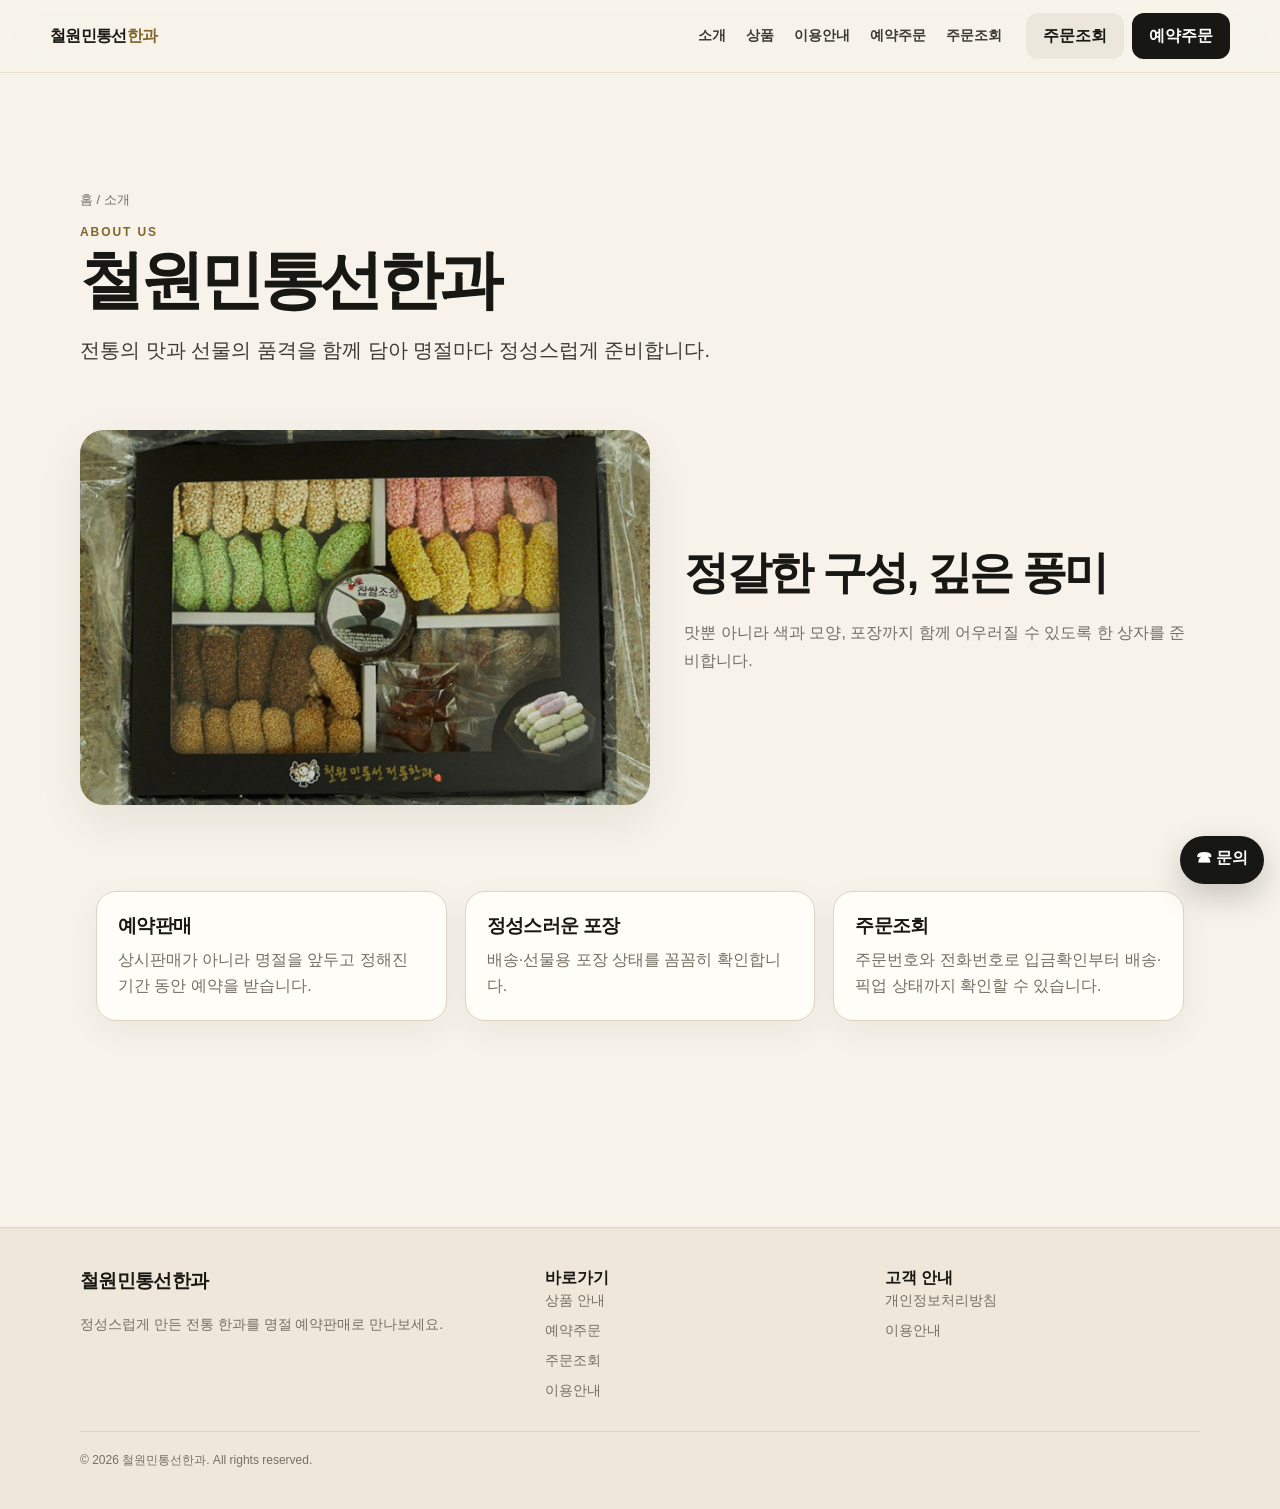
<file: about/index.html>
<!doctype html><html lang="ko"><head><meta charset="utf-8"><meta name="viewport" content="width=device-width,initial-scale=1"><title>소개 | 철원민통선한과</title><link rel="stylesheet" href="../assets/site.css"></head><body>
<header class="site-header"><div class="nav-shell">
<a class="brand-link" href="../index.html">철원민통선<span>한과</span></a>
<nav class="desktop-nav"><a href="../about/">소개</a><a href="../products/">상품</a><a href="../guide/">이용안내</a><a href="../order/">예약주문</a><a href="../lookup/">주문조회</a></nav>
<div class="nav-actions"><a class="btn ghost" href="../lookup/">주문조회</a><a class="btn primary" href="../order/">예약주문</a></div>
<button class="menu-button" data-menu-button aria-expanded="false">☰</button></div>
<nav class="mobile-menu" data-mobile-menu><a href="../about/">철원민통선한과 소개</a><a href="../products/">상품 안내</a><a href="../guide/">배송·픽업·FAQ</a><a href="../order/">예약주문</a><a href="../lookup/">주문조회</a></nav></header>
<main class="page-shell"><section class="page-hero"><div class="breadcrumb">홈 / 소개</div><p class="eyebrow">ABOUT US</p><h1>철원민통선한과</h1><p class="lead">전통의 맛과 선물의 품격을 함께 담아 명절마다 정성스럽게 준비합니다.</p></section><section class="split-section"><img src="../assets/1.JPG"><div class="copy-panel"><h2>정갈한 구성, 깊은 풍미</h2><p>맛뿐 아니라 색과 모양, 포장까지 함께 어우러질 수 있도록 한 상자를 준비합니다.</p></div></section><section class="section-shell"><div class="info-grid"><article class="card"><div class="card-body"><h3>예약판매</h3><p>상시판매가 아니라 명절을 앞두고 정해진 기간 동안 예약을 받습니다.</p></div></article><article class="card"><div class="card-body"><h3>정성스러운 포장</h3><p>배송·선물용 포장 상태를 꼼꼼히 확인합니다.</p></div></article><article class="card"><div class="card-body"><h3>주문조회</h3><p>주문번호와 전화번호로 입금확인부터 배송·픽업 상태까지 확인할 수 있습니다.</p></div></article></div></section></main>
<footer class="site-footer"><div class="footer-grid">
<div><h3>철원민통선한과</h3><p>정성스럽게 만든 전통 한과를 명절 예약판매로 만나보세요.</p></div>
<div><strong>바로가기</strong><div class="footer-links"><a href="../products/">상품 안내</a><a href="../order/">예약주문</a><a href="../lookup/">주문조회</a><a href="../guide/">이용안내</a></div></div>
<div><strong>고객 안내</strong><div class="footer-links"><a href="../privacy/">개인정보처리방침</a><a href="../terms/">이용안내</a></div></div>
</div><div class="footer-bottom">© 2026 철원민통선한과. All rights reserved.</div></footer>
<a class="floating-call" data-store-phone href="#">☎ 문의</a>
<script src="../assets/site.js"></script></body></html>
</file>
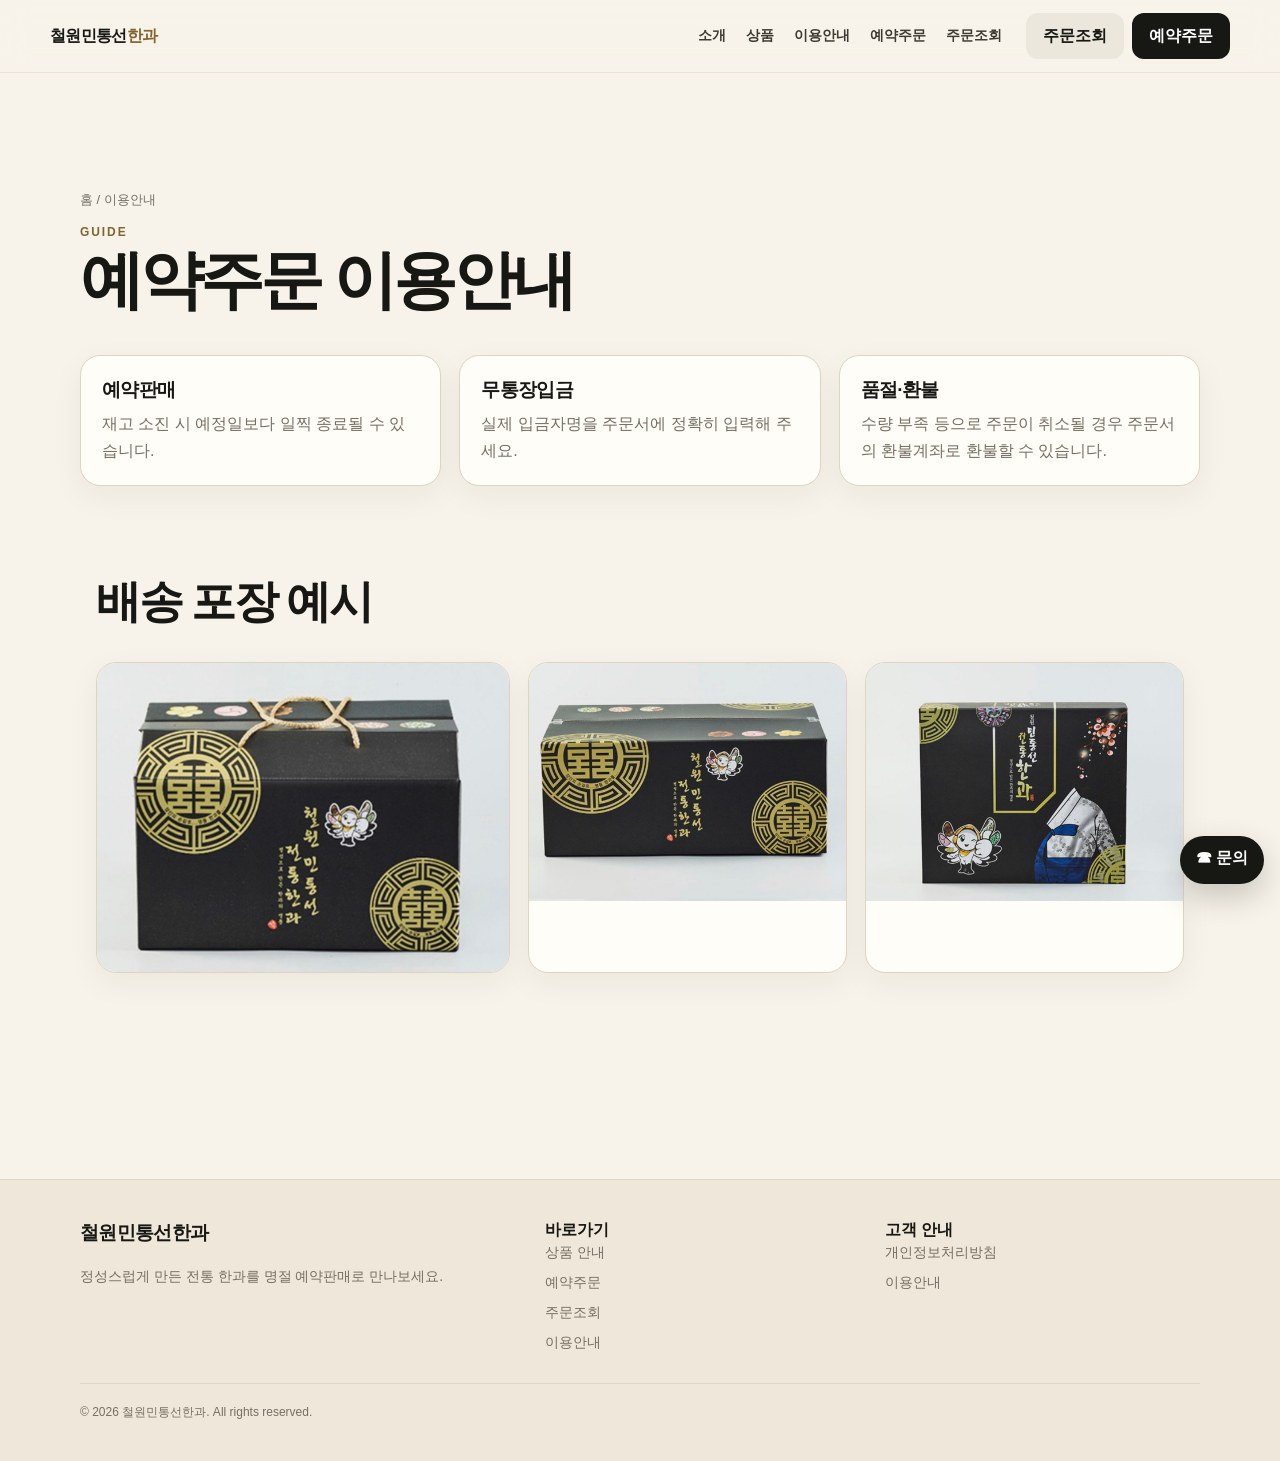
<file: guide/index.html>
<!doctype html><html lang="ko"><head><meta charset="utf-8"><meta name="viewport" content="width=device-width,initial-scale=1"><title>이용안내 | 철원민통선한과</title><link rel="stylesheet" href="../assets/site.css"></head><body>
<header class="site-header"><div class="nav-shell">
<a class="brand-link" href="../index.html">철원민통선<span>한과</span></a>
<nav class="desktop-nav"><a href="../about/">소개</a><a href="../products/">상품</a><a href="../guide/">이용안내</a><a href="../order/">예약주문</a><a href="../lookup/">주문조회</a></nav>
<div class="nav-actions"><a class="btn ghost" href="../lookup/">주문조회</a><a class="btn primary" href="../order/">예약주문</a></div>
<button class="menu-button" data-menu-button aria-expanded="false">☰</button></div>
<nav class="mobile-menu" data-mobile-menu><a href="../about/">철원민통선한과 소개</a><a href="../products/">상품 안내</a><a href="../guide/">배송·픽업·FAQ</a><a href="../order/">예약주문</a><a href="../lookup/">주문조회</a></nav></header>
<main class="page-shell"><section class="page-hero"><div class="breadcrumb">홈 / 이용안내</div><p class="eyebrow">GUIDE</p><h1>예약주문 이용안내</h1></section><section class="info-grid"><article class="card"><div class="card-body"><h3>예약판매</h3><p>재고 소진 시 예정일보다 일찍 종료될 수 있습니다.</p></div></article><article class="card"><div class="card-body"><h3>무통장입금</h3><p>실제 입금자명을 주문서에 정확히 입력해 주세요.</p></div></article><article class="card"><div class="card-body"><h3>품절·환불</h3><p>수량 부족 등으로 주문이 취소될 경우 주문서의 환불계좌로 환불할 수 있습니다.</p></div></article></section><section class="section-shell"><div class="section-head"><h2>배송 포장 예시</h2></div><div class="gallery-grid"><article class="card image-card"><img src="../assets/7.JPG"></article><article class="card image-card"><img src="../assets/8.JPG"></article><article class="card image-card"><img src="../assets/9.JPG"></article></div></section></main>
<footer class="site-footer"><div class="footer-grid">
<div><h3>철원민통선한과</h3><p>정성스럽게 만든 전통 한과를 명절 예약판매로 만나보세요.</p></div>
<div><strong>바로가기</strong><div class="footer-links"><a href="../products/">상품 안내</a><a href="../order/">예약주문</a><a href="../lookup/">주문조회</a><a href="../guide/">이용안내</a></div></div>
<div><strong>고객 안내</strong><div class="footer-links"><a href="../privacy/">개인정보처리방침</a><a href="../terms/">이용안내</a></div></div>
</div><div class="footer-bottom">© 2026 철원민통선한과. All rights reserved.</div></footer>
<a class="floating-call" data-store-phone href="#">☎ 문의</a>
<script src="../assets/site.js"></script></body></html>
</file>
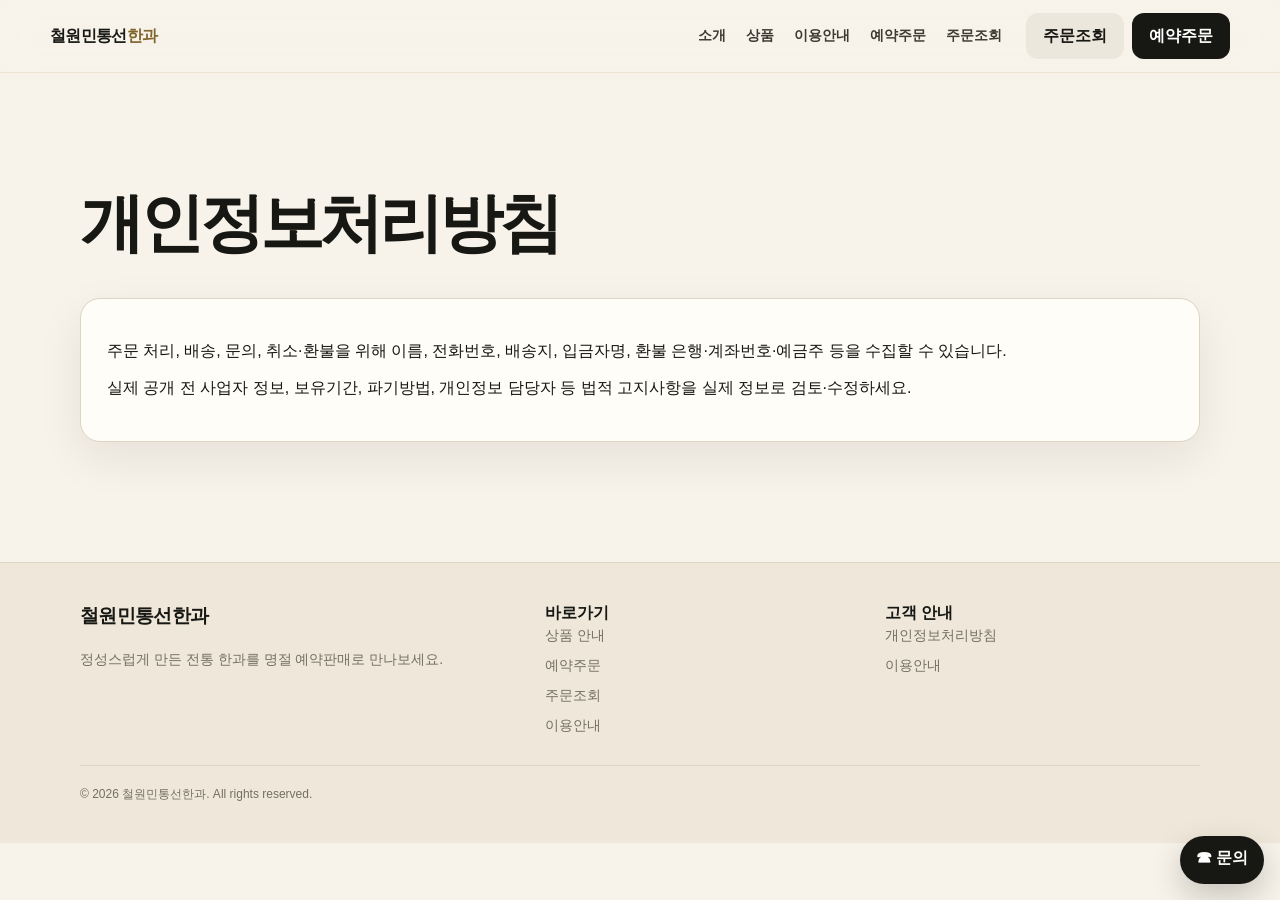
<file: privacy/index.html>
<!doctype html><html lang="ko"><head><meta charset="utf-8"><meta name="viewport" content="width=device-width,initial-scale=1"><title>개인정보처리방침</title><link rel="stylesheet" href="../assets/site.css"></head><body>
<header class="site-header"><div class="nav-shell">
<a class="brand-link" href="../index.html">철원민통선<span>한과</span></a>
<nav class="desktop-nav"><a href="../about/">소개</a><a href="../products/">상품</a><a href="../guide/">이용안내</a><a href="../order/">예약주문</a><a href="../lookup/">주문조회</a></nav>
<div class="nav-actions"><a class="btn ghost" href="../lookup/">주문조회</a><a class="btn primary" href="../order/">예약주문</a></div>
<button class="menu-button" data-menu-button aria-expanded="false">☰</button></div>
<nav class="mobile-menu" data-mobile-menu><a href="../about/">철원민통선한과 소개</a><a href="../products/">상품 안내</a><a href="../guide/">배송·픽업·FAQ</a><a href="../order/">예약주문</a><a href="../lookup/">주문조회</a></nav></header>
<main class="page-shell"><section class="page-hero"><h1>개인정보처리방침</h1></section><div class="form-card"><p>주문 처리, 배송, 문의, 취소·환불을 위해 이름, 전화번호, 배송지, 입금자명, 환불 은행·계좌번호·예금주 등을 수집할 수 있습니다.</p><p>실제 공개 전 사업자 정보, 보유기간, 파기방법, 개인정보 담당자 등 법적 고지사항을 실제 정보로 검토·수정하세요.</p></div></main>
<footer class="site-footer"><div class="footer-grid">
<div><h3>철원민통선한과</h3><p>정성스럽게 만든 전통 한과를 명절 예약판매로 만나보세요.</p></div>
<div><strong>바로가기</strong><div class="footer-links"><a href="../products/">상품 안내</a><a href="../order/">예약주문</a><a href="../lookup/">주문조회</a><a href="../guide/">이용안내</a></div></div>
<div><strong>고객 안내</strong><div class="footer-links"><a href="../privacy/">개인정보처리방침</a><a href="../terms/">이용안내</a></div></div>
</div><div class="footer-bottom">© 2026 철원민통선한과. All rights reserved.</div></footer>
<a class="floating-call" data-store-phone href="#">☎ 문의</a>
<script src="../assets/site.js"></script></body></html>
</file>
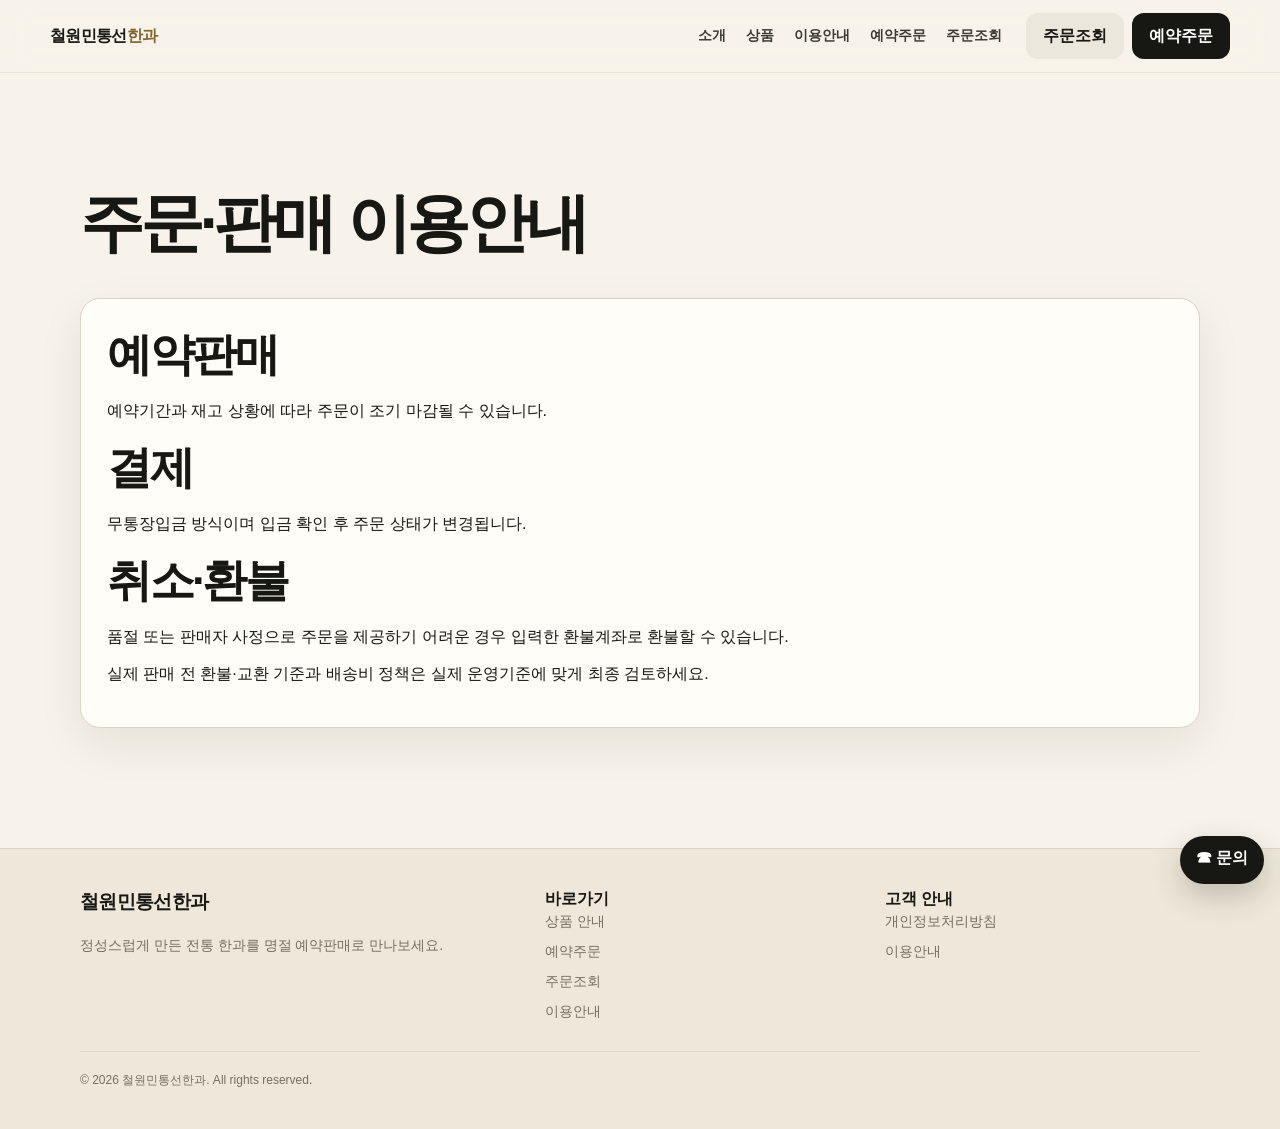
<file: terms/index.html>
<!doctype html><html lang="ko"><head><meta charset="utf-8"><meta name="viewport" content="width=device-width,initial-scale=1"><title>이용안내</title><link rel="stylesheet" href="../assets/site.css"></head><body>
<header class="site-header"><div class="nav-shell">
<a class="brand-link" href="../index.html">철원민통선<span>한과</span></a>
<nav class="desktop-nav"><a href="../about/">소개</a><a href="../products/">상품</a><a href="../guide/">이용안내</a><a href="../order/">예약주문</a><a href="../lookup/">주문조회</a></nav>
<div class="nav-actions"><a class="btn ghost" href="../lookup/">주문조회</a><a class="btn primary" href="../order/">예약주문</a></div>
<button class="menu-button" data-menu-button aria-expanded="false">☰</button></div>
<nav class="mobile-menu" data-mobile-menu><a href="../about/">철원민통선한과 소개</a><a href="../products/">상품 안내</a><a href="../guide/">배송·픽업·FAQ</a><a href="../order/">예약주문</a><a href="../lookup/">주문조회</a></nav></header>
<main class="page-shell"><section class="page-hero"><h1>주문·판매 이용안내</h1></section><div class="form-card"><h2>예약판매</h2><p>예약기간과 재고 상황에 따라 주문이 조기 마감될 수 있습니다.</p><h2>결제</h2><p>무통장입금 방식이며 입금 확인 후 주문 상태가 변경됩니다.</p><h2>취소·환불</h2><p>품절 또는 판매자 사정으로 주문을 제공하기 어려운 경우 입력한 환불계좌로 환불할 수 있습니다.</p><p>실제 판매 전 환불·교환 기준과 배송비 정책은 실제 운영기준에 맞게 최종 검토하세요.</p></div></main>
<footer class="site-footer"><div class="footer-grid">
<div><h3>철원민통선한과</h3><p>정성스럽게 만든 전통 한과를 명절 예약판매로 만나보세요.</p></div>
<div><strong>바로가기</strong><div class="footer-links"><a href="../products/">상품 안내</a><a href="../order/">예약주문</a><a href="../lookup/">주문조회</a><a href="../guide/">이용안내</a></div></div>
<div><strong>고객 안내</strong><div class="footer-links"><a href="../privacy/">개인정보처리방침</a><a href="../terms/">이용안내</a></div></div>
</div><div class="footer-bottom">© 2026 철원민통선한과. All rights reserved.</div></footer>
<a class="floating-call" data-store-phone href="#">☎ 문의</a>
<script src="../assets/site.js"></script></body></html>
</file>
<file: assets/site.css>
:root{--ink:#171713;--ink-soft:#3c3a32;--paper:#f7f3ea;--paper-2:#fffdf8;--gold:#b6954b;--gold-deep:#80652d;--line:#ddd4c2;--muted:#756f63;--danger:#a83d33;--success:#376648;--shadow:0 16px 45px rgba(33,26,12,.08)}
*{box-sizing:border-box}html{scroll-behavior:smooth}body{margin:0;color:var(--ink);background:var(--paper);font-family:-apple-system,BlinkMacSystemFont,"Apple SD Gothic Neo","Noto Sans KR",Arial,sans-serif}body.modal-open{overflow:hidden}a{color:inherit}img{max-width:100%;display:block}button,input,select,textarea{font:inherit}[hidden]{display:none!important}
.site-header{position:sticky;top:0;z-index:100;border-bottom:1px solid rgba(182,149,75,.18);background:rgba(247,243,234,.92);backdrop-filter:blur(14px)}.nav-shell{width:min(1180px,calc(100% - 32px));min-height:72px;margin:0 auto;display:flex;align-items:center;gap:24px}.brand-link{margin-right:auto;text-decoration:none;font-weight:900;letter-spacing:-.04em}.brand-link span{color:var(--gold-deep)}.desktop-nav{display:flex;align-items:center;gap:20px}.desktop-nav a{text-decoration:none;color:var(--ink-soft);font-size:14px;font-weight:700}.nav-actions{display:flex;gap:8px}.menu-button{display:none;width:44px;height:44px;border:1px solid var(--line);border-radius:12px;background:var(--paper-2)}.mobile-menu{display:none;width:min(1180px,calc(100% - 32px));margin:0 auto;padding:0 0 14px}.mobile-menu.open{display:grid;gap:8px}.mobile-menu a{padding:11px 12px;border-radius:10px;text-decoration:none;font-weight:700;background:rgba(255,255,255,.65)}
.btn,button.primary,button.secondary,button.danger{min-height:46px;display:inline-flex;align-items:center;justify-content:center;gap:7px;padding:11px 17px;border:0;border-radius:12px;text-decoration:none;font-weight:800;cursor:pointer}.btn.primary,button.primary{background:var(--ink);color:#fff}.btn.gold{background:var(--gold);color:#17130a}.btn.ghost,button.secondary{background:#ece7dc;color:var(--ink)}button.danger{background:var(--danger);color:#fff}
.page-shell,.section-shell{width:min(1120px,calc(100% - 32px));margin:0 auto}.page-shell{padding:48px 0 80px}.section-shell{padding:86px 0}.eyebrow{margin:0 0 9px;color:var(--gold-deep);font-size:12px;font-weight:900;letter-spacing:.16em}h1,h2,h3,p{overflow-wrap:anywhere}h1{margin:0;font-size:clamp(38px,7vw,76px);line-height:1.02;letter-spacing:-.065em}h2{margin:0;font-size:clamp(27px,4.5vw,45px);letter-spacing:-.055em}h3{letter-spacing:-.035em}.lead{max-width:690px;color:var(--ink-soft);font-size:clamp(16px,2vw,20px);line-height:1.75}.section-head{margin-bottom:30px}.section-head p{max-width:680px;color:var(--muted);line-height:1.7}
.hero{min-height:690px;display:grid;align-items:end;position:relative;overflow:hidden;background:#191812}.hero::after{content:"";position:absolute;inset:0;background:linear-gradient(90deg,rgba(0,0,0,.78),rgba(0,0,0,.28) 55%,rgba(0,0,0,.12))}.hero-media{position:absolute;inset:0}.hero-media img{width:100%;height:100%;object-fit:cover;object-position:center;opacity:.84}.hero-content{width:min(1120px,calc(100% - 32px));margin:0 auto;padding:110px 0 74px;position:relative;z-index:2;color:#fff}.hero-content h1{max-width:700px}.hero-content .lead{color:rgba(255,255,255,.8)}.hero-actions{display:flex;flex-wrap:wrap;gap:10px;margin-top:26px}.hero-note{margin-top:25px;display:inline-flex;gap:10px;align-items:center;padding:9px 12px;border:1px solid rgba(255,255,255,.25);border-radius:999px;background:rgba(0,0,0,.18);font-size:13px;font-weight:700}
.status-section{margin-top:-28px;position:relative;z-index:4}.status-card{width:min(1050px,calc(100% - 32px));margin:0 auto;padding:25px;display:grid;grid-template-columns:auto 1fr auto;gap:18px;align-items:center;border:1px solid var(--line);border-radius:20px;background:var(--paper-2);box-shadow:var(--shadow)}.status-dot{width:14px;height:14px;border-radius:50%;background:var(--muted)}.status-dot.open{background:#4c855e;box-shadow:0 0 0 6px rgba(76,133,94,.12)}.status-dot.closed{background:var(--danger)}.status-copy strong{display:block;font-size:19px}.status-copy p{margin:4px 0 0;color:var(--muted)}
.feature-grid,.product-grid,.gallery-grid,.info-grid{display:grid;gap:18px}.feature-grid,.product-grid,.info-grid{grid-template-columns:repeat(3,1fr)}.gallery-grid{grid-template-columns:1.3fr 1fr 1fr}.card{overflow:hidden;border:1px solid var(--line);border-radius:20px;background:var(--paper-2);box-shadow:0 10px 32px rgba(43,35,18,.055)}.card-body{padding:21px}.card-body h3{margin:0 0 8px}.card-body p{margin:0;color:var(--muted);line-height:1.65}.image-card img{width:100%;aspect-ratio:4/3;object-fit:cover}
.split-section{display:grid;grid-template-columns:1.05fr .95fr;gap:34px;align-items:center}.split-section img{width:100%;border-radius:24px;box-shadow:var(--shadow)}.copy-panel p{color:var(--muted);line-height:1.8}.copy-list{margin:22px 0 0;padding:0;list-style:none;display:grid;gap:10px}.copy-list li{padding:12px 14px;border-left:3px solid var(--gold);background:rgba(255,255,255,.55)}
.notice-strip{padding:20px;border:1px solid #e6d7b7;border-radius:16px;background:#fff8e7;color:#57451c}.notice-strip strong{display:block;margin-bottom:6px}.notice-strip p{margin:0;line-height:1.65}.page-hero{padding:70px 0 42px}.page-hero h1{font-size:clamp(38px,6vw,64px)}.breadcrumb{margin-bottom:16px;color:var(--muted);font-size:13px}
.form-card{padding:26px;border:1px solid var(--line);border-radius:20px;background:var(--paper-2);box-shadow:var(--shadow)}.form-grid{display:grid;grid-template-columns:1fr 1fr;gap:16px}.field{display:grid;gap:7px}.field.full{grid-column:1/-1}.field label{font-size:14px;font-weight:800}.field input,.field select,.field textarea{width:100%;min-width:0;min-height:52px;padding:12px 13px;border:1px solid #ccc1ad;border-radius:12px;background:#fff;color:var(--ink);outline:none}.field textarea{min-height:110px;resize:vertical}.radio-row{display:flex;flex-wrap:wrap;gap:10px}.radio-chip{display:flex;align-items:center;gap:8px;min-height:48px;padding:10px 13px;border:1px solid var(--line);border-radius:12px;background:#fff}.radio-chip input{width:20px;height:20px;min-height:0}
.summary-box,.payment-box{margin-top:18px;padding:18px;border-radius:15px;background:#f4efe4;border:1px solid var(--line)}.summary-box dl{margin:0;display:grid;grid-template-columns:130px 1fr;gap:8px 14px}.summary-box dt{color:var(--muted)}.summary-box dd{margin:0;font-weight:800}.payment-box p{margin:7px 0}.checkbox-row{display:flex;align-items:flex-start;gap:9px;margin-top:18px;color:var(--ink-soft);line-height:1.6}.checkbox-row input{width:22px;height:22px;flex:0 0 auto;margin-top:1px}.order-actions{display:flex;gap:10px;flex-wrap:wrap;margin-top:20px}.order-actions button{flex:1 1 180px}
.lookup-card{max-width:720px;margin:0 auto}.status-timeline{display:grid;gap:10px;margin-top:20px}.timeline-step{display:grid;grid-template-columns:30px 1fr;gap:10px;align-items:center;color:#a39b8d}.timeline-dot{width:28px;height:28px;display:grid;place-items:center;border:2px solid #cfc5b4;border-radius:50%;background:#fff;font-size:12px;font-weight:900}.timeline-step.done,.timeline-step.current{color:var(--ink);font-weight:800}.timeline-step.done .timeline-dot{background:var(--ink);color:#fff;border-color:var(--ink)}.timeline-step.current .timeline-dot{border-color:var(--gold-deep);box-shadow:0 0 0 4px rgba(182,149,75,.12)}
.modal-backdrop{position:fixed;inset:0;z-index:1000;display:grid;place-items:center;padding:20px;background:rgba(0,0,0,.58)}.modal{width:min(520px,100%);max-height:90vh;overflow:auto;padding:24px;border-radius:20px;background:var(--paper-2);box-shadow:0 30px 90px rgba(0,0,0,.35)}.modal h2{font-size:28px}.modal-actions{display:flex;gap:9px;margin-top:20px}.modal-actions>*{flex:1}.success-mark{width:56px;height:56px;display:grid;place-items:center;margin-bottom:15px;border-radius:50%;background:#e3f1e6;color:#2f7144;font-size:27px;font-weight:900}.order-number{padding:14px;margin:15px 0;border:1px dashed var(--gold-deep);border-radius:12px;background:#fff;font-size:20px;font-weight:900;letter-spacing:.04em;text-align:center}.toast-wrap{position:fixed;right:16px;bottom:16px;z-index:1200;display:grid;gap:8px}.toast{max-width:340px;padding:12px 14px;border-radius:12px;background:#222;color:#fff;box-shadow:0 12px 30px rgba(0,0,0,.22)}
.site-footer{margin-top:40px;padding:40px 0;border-top:1px solid var(--line);background:#efe8da}.footer-grid{width:min(1120px,calc(100% - 32px));margin:0 auto;display:grid;grid-template-columns:1.4fr 1fr 1fr;gap:24px}.site-footer h3{margin-top:0}.site-footer p,.site-footer a{color:var(--muted);line-height:1.7;font-size:14px}.footer-links{display:grid;gap:6px}.footer-links a{text-decoration:none}.footer-bottom{width:min(1120px,calc(100% - 32px));margin:28px auto 0;padding-top:20px;border-top:1px solid rgba(0,0,0,.08);color:var(--muted);font-size:12px}.floating-call{position:fixed;right:16px;bottom:16px;z-index:90;min-height:48px;padding:12px 16px;border-radius:999px;background:var(--ink);color:#fff;text-decoration:none;font-weight:900;box-shadow:0 12px 32px rgba(0,0,0,.2)}
@media(max-width:900px){.desktop-nav{display:none}.menu-button{display:block}.feature-grid,.product-grid,.info-grid{grid-template-columns:1fr 1fr}.gallery-grid{grid-template-columns:1fr 1fr}.split-section{grid-template-columns:1fr}.footer-grid{grid-template-columns:1fr 1fr}}
@media(max-width:640px){.nav-shell{width:calc(100% - 24px);min-height:64px;gap:8px}.nav-actions .btn.ghost{display:none}.hero{min-height:640px}.hero::after{background:linear-gradient(0deg,rgba(0,0,0,.86),rgba(0,0,0,.12) 72%)}.hero-content{width:calc(100% - 28px);padding-bottom:50px}.hero-actions>*{flex:1 1 140px}.status-card{width:calc(100% - 24px);grid-template-columns:auto 1fr;padding:18px}.status-card>.btn{grid-column:1/-1}.section-shell{width:calc(100% - 28px);padding:64px 0}.page-shell{width:calc(100% - 28px);padding-top:30px}.feature-grid,.product-grid,.gallery-grid,.info-grid{grid-template-columns:1fr}.form-card{padding:18px}.form-grid{grid-template-columns:1fr}.field.full{grid-column:auto}.summary-box dl{grid-template-columns:1fr;gap:2px}.summary-box dd{margin-bottom:10px}.footer-grid,.footer-bottom{width:calc(100% - 28px);grid-template-columns:1fr}}
</file>
